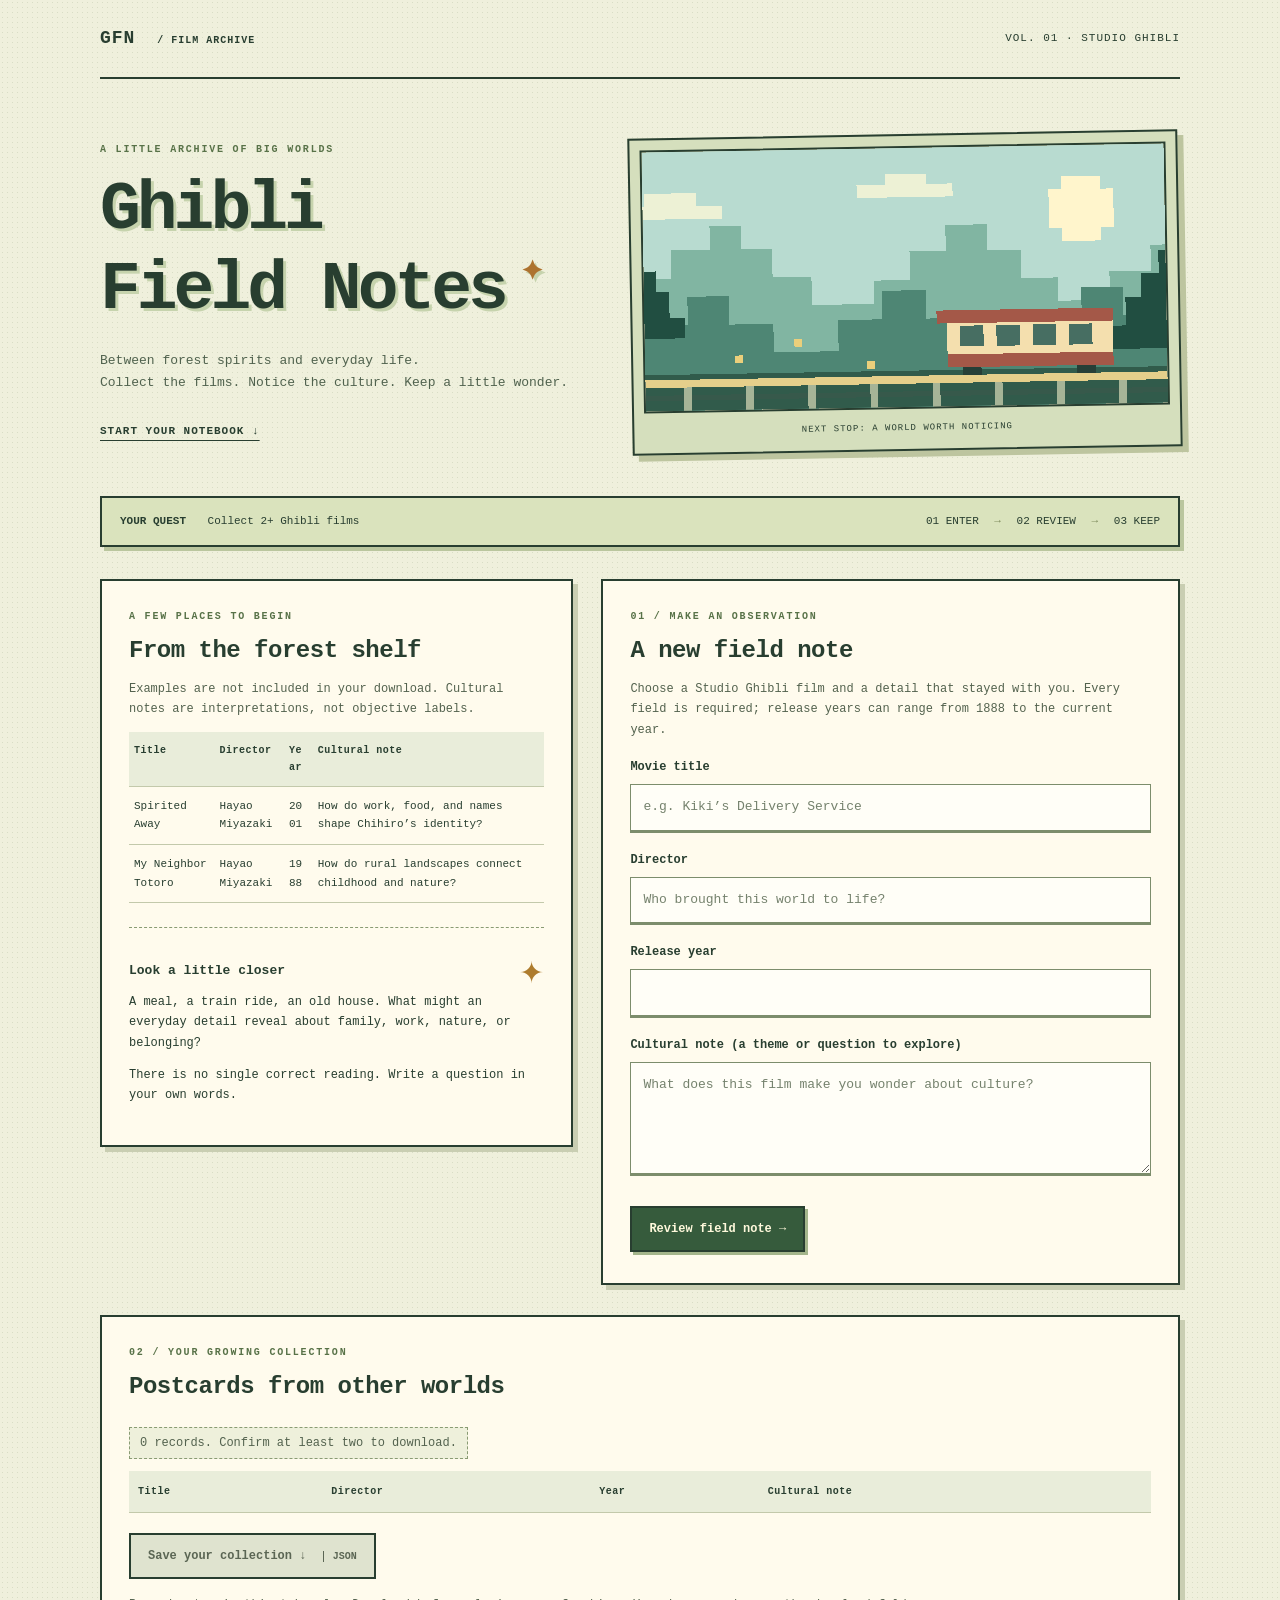
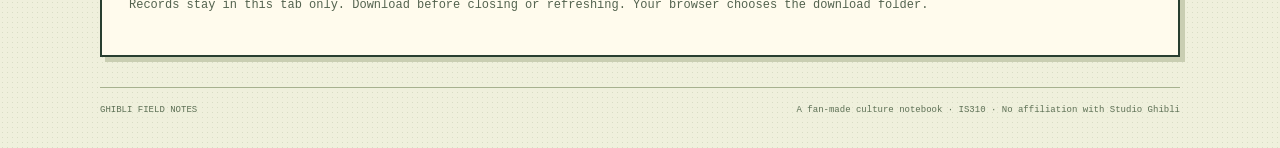
<file: python-libraries/index.html>
<!doctype html>
<html lang="en">
<head>
  <meta charset="utf-8">
  <meta name="viewport" content="width=device-width, initial-scale=1">
  <title>Ghibli Field Notes · A little film archive</title>
  <link rel="stylesheet" href="style.css">
  <script src="script.js" defer></script>
</head>
<body>
  <main>
    <header class="masthead"><a class="brand" href="#">GFN <span>/ FILM ARCHIVE</span></a><span class="edition">VOL. 01 · STUDIO GHIBLI</span></header>
    <div class="hero">
      <div class="hero-copy"><p class="eyebrow">A LITTLE ARCHIVE OF BIG WORLDS</p>
        <h1>Ghibli<br>Field Notes<span class="title-star" aria-hidden="true">✦</span></h1>
        <p>Between forest spirits and everyday life.<br>Collect the films. Notice the culture. Keep a little wonder.</p>
        <a class="start-link" href="#entry-heading">START YOUR NOTEBOOK ↓</a>
      </div>
      <div class="landscape"><img src="forest.svg" alt="Original pixel illustration of a small train passing through green mountains beneath a golden sun."><span class="scene-caption">NEXT STOP: A WORLD WORTH NOTICING</span></div>
    </div>
    <div class="quest-bar"><span><b>YOUR QUEST</b> Collect 2+ Ghibli films</span><span>01 ENTER <i>→</i> 02 REVIEW <i>→</i> 03 KEEP</span></div>
    <div class="notebook-layout">
    <section aria-labelledby="examples-heading">
      <p class="eyebrow">A FEW PLACES TO BEGIN</p><h2 id="examples-heading">From the forest shelf</h2>
      <p>Examples are not included in your download. Cultural notes are interpretations, not objective labels.</p>
      <div class="table-wrap"><table>
        <thead><tr><th>Title</th><th>Director</th><th>Year</th><th>Cultural note</th></tr></thead>
        <tbody>
          <tr><td>Spirited Away</td><td>Hayao Miyazaki</td><td>2001</td><td>How do work, food, and names shape Chihiro’s identity?</td></tr>
          <tr><td>My Neighbor Totoro</td><td>Hayao Miyazaki</td><td>1988</td><td>How do rural landscapes connect childhood and nature?</td></tr>
        </tbody>
      </table></div>
      <aside class="field-tip"><span aria-hidden="true">✦</span><h3>Look a little closer</h3><p>A meal, a train ride, an old house. What might an everyday detail reveal about family, work, nature, or belonging?</p><p>There is no single correct reading. Write a question in your own words.</p></aside>
    </section>
    <section aria-labelledby="entry-heading">
      <p class="eyebrow">01 / MAKE AN OBSERVATION</p><h2 id="entry-heading">A new field note</h2>
      <p>Choose a Studio Ghibli film and a detail that stayed with you. Every field is required; release years can range from 1888 to the current year.</p>
      <form id="movie-form">
        <label for="title">Movie title</label>
        <input id="title" name="title" placeholder="e.g. Kiki’s Delivery Service" required>
        <label for="director">Director</label>
        <input id="director" name="director" placeholder="Who brought this world to life?" required>
        <label for="year">Release year</label>
        <input id="year" name="year" type="number" min="1888" step="1" required>
        <label for="cultural_note">Cultural note (a theme or question to explore)</label>
        <textarea id="cultural_note" name="cultural_note" rows="4" placeholder="What does this film make you wonder about culture?" required></textarea>
        <button type="submit">Review field note →</button>
      </form>
      <div id="review" hidden>
        <h3>Review your entry</h3>
        <dl id="preview"></dl>
        <button id="confirm" type="button">Confirm and add</button>
        <button id="edit" type="button">Edit entry</button>
      </div>
    </section>
    </div>
    <section class="collection" aria-labelledby="records-heading">
      <p class="eyebrow">02 / YOUR GROWING COLLECTION</p><h2 id="records-heading">Postcards from other worlds</h2>
      <p id="status" role="status">0 records. Confirm at least two to download.</p>
      <div class="table-wrap"><table>
        <thead><tr><th>Title</th><th>Director</th><th>Year</th><th>Cultural note</th></tr></thead>
        <tbody id="records"></tbody>
      </table></div>
      <button id="download" type="button" disabled>Save your collection ↓ <span class="file-type">JSON</span></button>
      <p>Records stay in this tab only. Download before closing or refreshing. Your browser chooses the download folder.</p>
    </section>
    <footer><span>GHIBLI FIELD NOTES</span><span>A fan-made culture notebook · IS310 · No affiliation with Studio Ghibli</span></footer>
    <noscript>This form requires JavaScript. Enable it or use cli_data_entry.py.</noscript>
  </main>
</body>
</html>
</file>
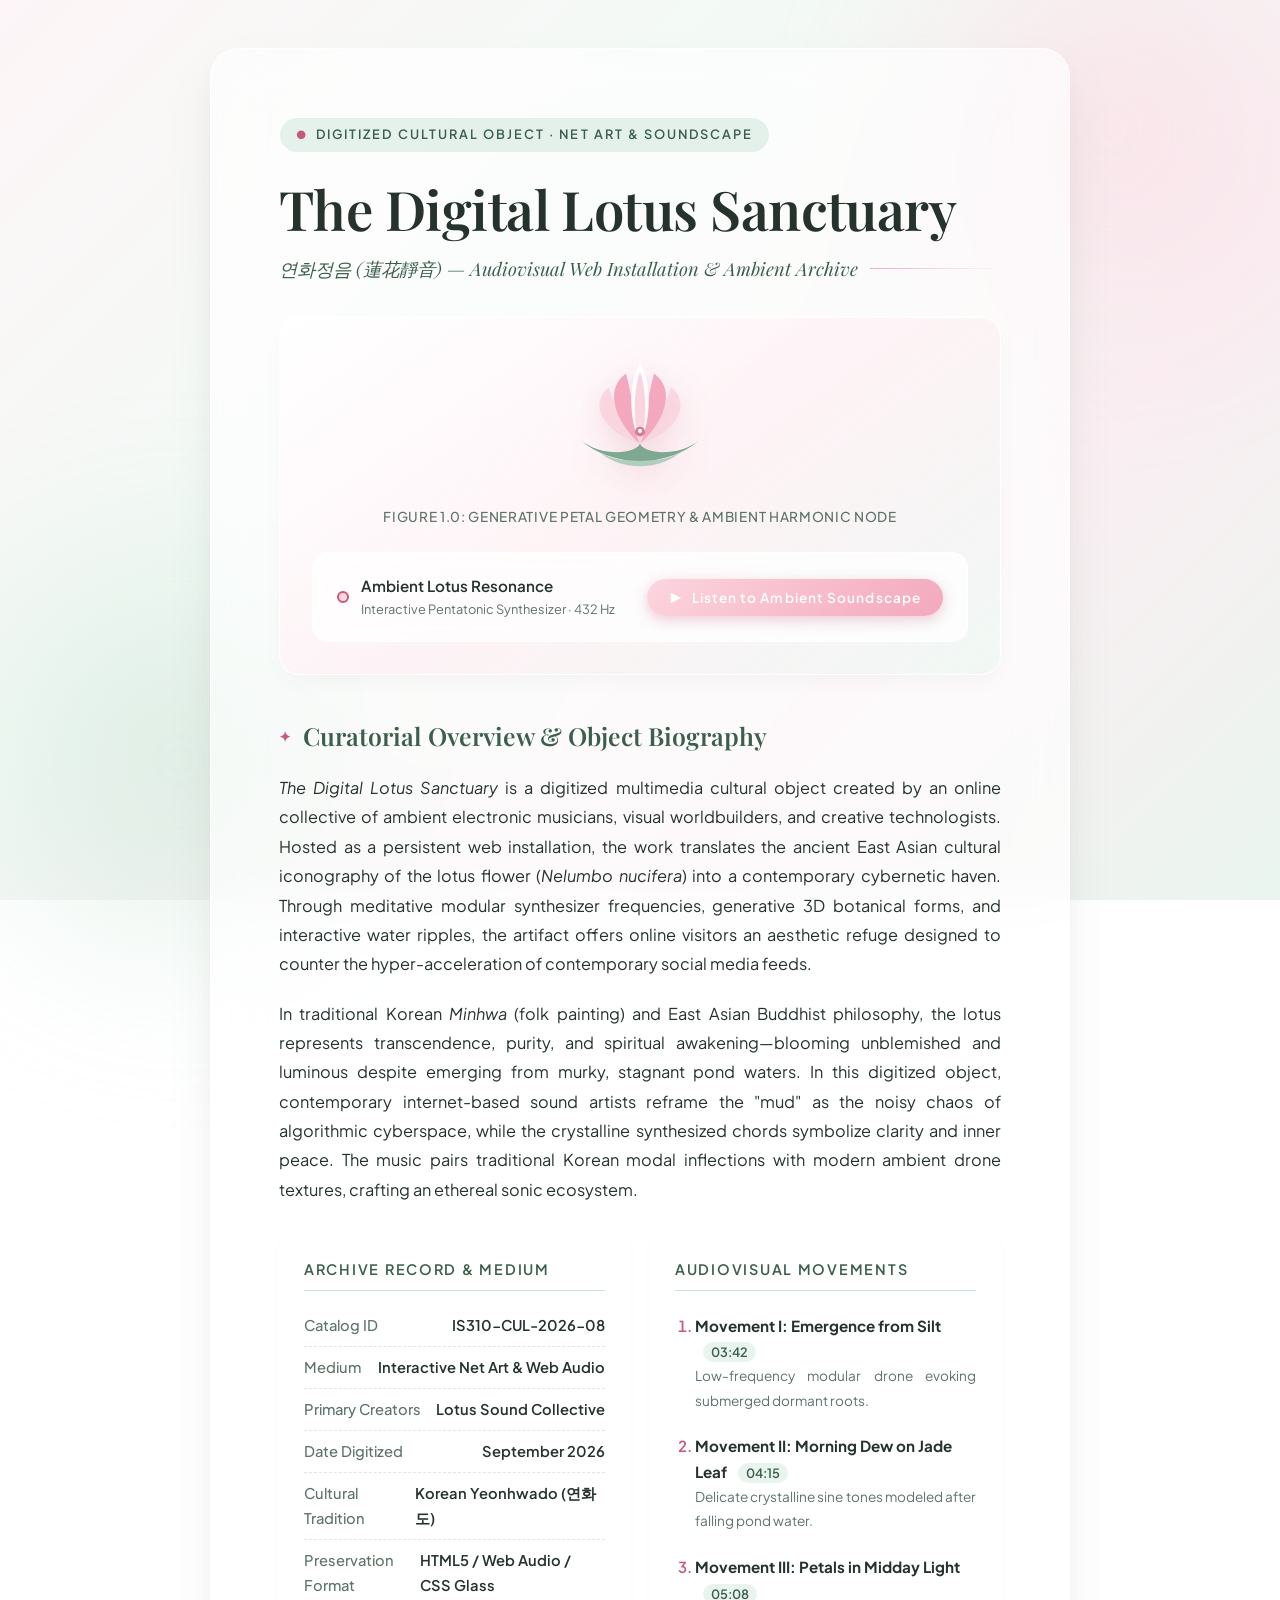
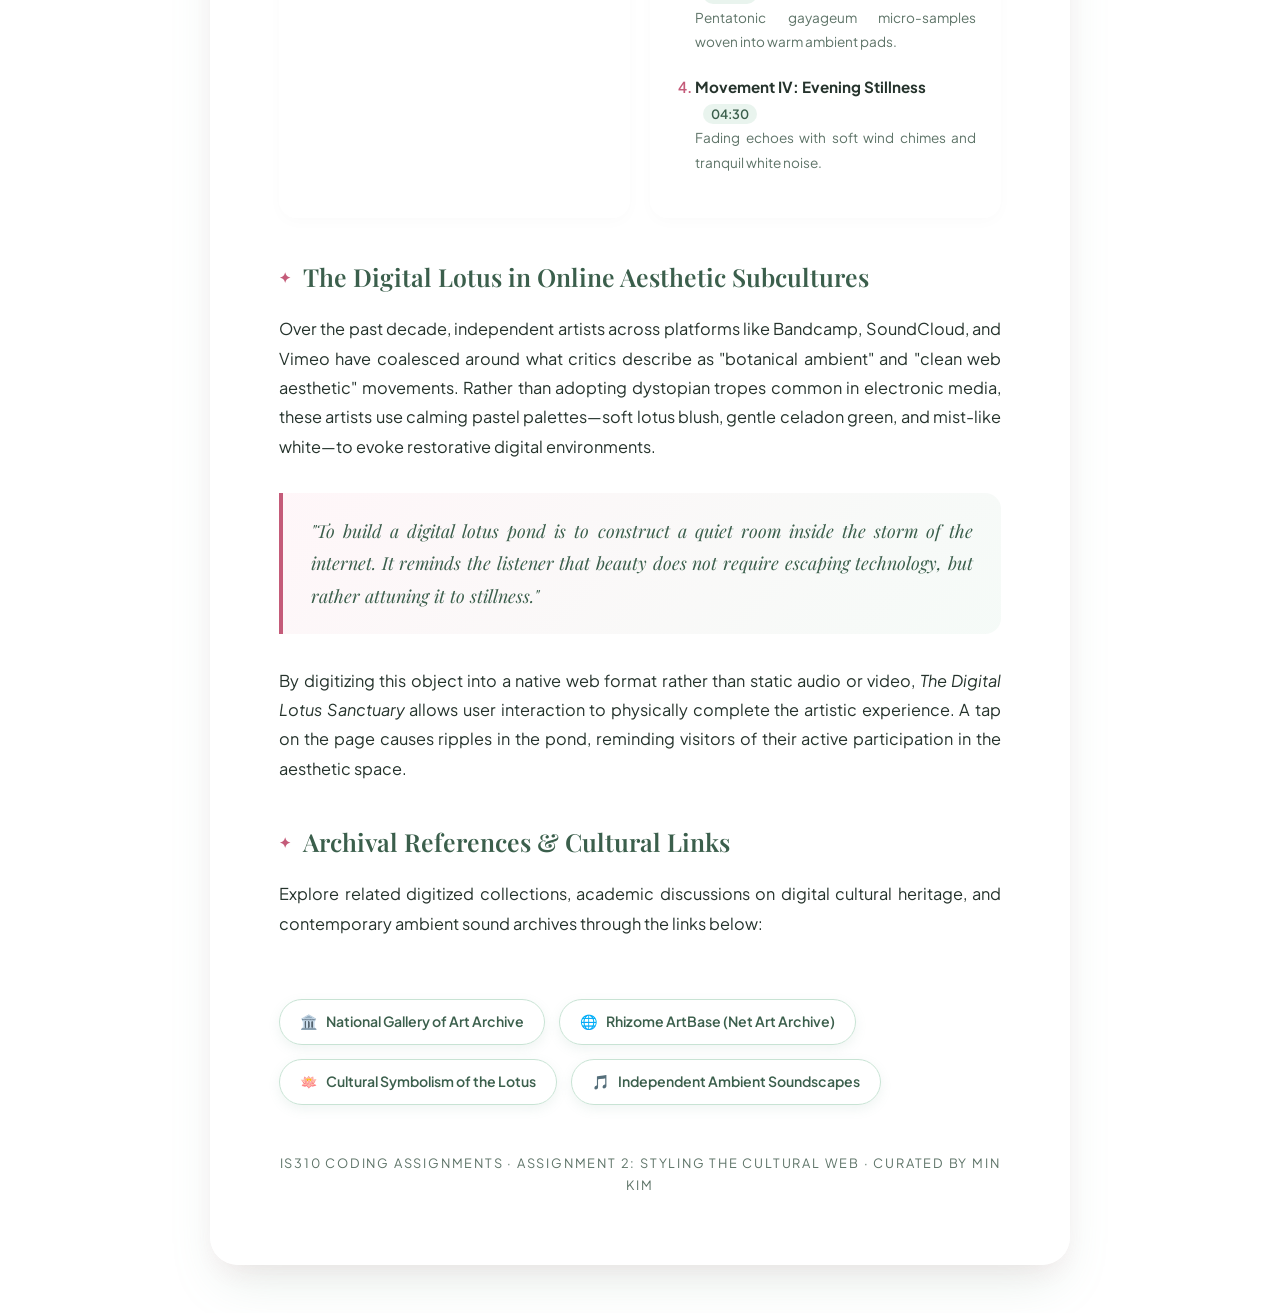
<file: source-and-style/index.html>
<!DOCTYPE html>
<html lang="en">

<head>
    <meta charset="UTF-8">
    <meta name="viewport" content="width=device-width, initial-scale=1.0">
    <title>The Digital Lotus Sanctuary — Digitized Cultural Object</title>
    <!-- Google Fonts for editorial aesthetic -->
    <link rel="preconnect" href="https://fonts.googleapis.com">
    <link rel="preconnect" href="https://fonts.gstatic.com" crossorigin>
    <link
        href="https://fonts.googleapis.com/css2?family=Playfair+Display:ital,wght@0,400;0,600;0,700;1,400&family=Plus+Jakarta+Sans:wght@300;400;500;600&display=swap"
        rel="stylesheet">

    <style>
        :root {
            /* Palette: Lotus Greens, Lotus Pinks, and Pure Air Whites */
            --lotus-pink-light: #fff0f3;
            --lotus-pink-soft: #fcd5df;
            --lotus-pink-mid: #f3a8bd;
            --lotus-pink-deep: #c45b79;

            --lotus-green-mist: #eef7f2;
            --lotus-green-soft: #c8e3d4;
            --lotus-green-leaf: #7ea891;
            --lotus-green-deep: #3b5f4c;

            --pure-white: #ffffff;
            --text-charcoal: #25332c;
            --text-muted: #5e7468;

            /* Glassmorphism Tokens */
            --glass-bg: rgba(255, 255, 255, 0.65);
            --glass-card: rgba(255, 255, 255, 0.78);
            --glass-border: rgba(255, 255, 255, 0.85);
            --glass-inner-glow: inset 0 1px 1px rgba(255, 255, 255, 0.95);
            --glass-shadow: 0 24px 50px -12px rgba(126, 168, 145, 0.22),
                0 12px 24px -8px rgba(243, 168, 189, 0.18);

            --serif: 'Playfair Display', Georgia, serif;
            --sans: 'Plus Jakarta Sans', system-ui, -apple-system, sans-serif;
        }

        * {
            box-sizing: border-box;
            margin: 0;
            padding: 0;
        }

        body {
            font-family: var(--sans);
            color: var(--text-charcoal);
            background: linear-gradient(135deg,
                    #fdf5f7 0%,
                    #f3faf6 35%,
                    #faeef2 70%,
                    #eaf5ef 100%);
            background-attachment: fixed;
            min-height: 100vh;
            display: flex;
            justify-content: center;
            align-items: flex-start;
            padding: 48px 20px;
            position: relative;
            overflow-x: hidden;
            line-height: 1.7;
        }

        /* Ambient floating gradient orbs in background */
        .ambient-orb {
            position: fixed;
            border-radius: 50%;
            filter: blur(80px);
            z-index: 0;
            pointer-events: none;
            opacity: 0.65;
            animation: floatOrb 18s ease-in-out infinite alternate;
        }

        .orb-pink {
            width: 460px;
            height: 460px;
            background: radial-gradient(circle, var(--lotus-pink-soft) 0%, rgba(252, 213, 223, 0) 70%);
            top: -100px;
            right: -60px;
        }

        .orb-green {
            width: 520px;
            height: 520px;
            background: radial-gradient(circle, var(--lotus-green-soft) 0%, rgba(200, 227, 212, 0) 70%);
            bottom: -120px;
            left: -80px;
            animation-duration: 22s;
        }

        @keyframes floatOrb {
            0% {
                transform: translate(0, 0) scale(1);
            }

            100% {
                transform: translate(30px, 40px) scale(1.08);
            }
        }

        /* Single Exhibition Paper Sheet */
        .paper-sheet {
            position: relative;
            z-index: 1;
            width: 100%;
            max-width: 860px;
            background: var(--glass-bg);
            backdrop-filter: blur(24px);
            -webkit-backdrop-filter: blur(24px);
            border: 1px solid var(--glass-border);
            box-shadow: var(--glass-shadow);
            border-radius: 28px;
            padding: clamp(32px, 6vw, 68px);
            margin: 0 auto;
            transition: box-shadow 0.3s ease;
        }

        .paper-sheet:hover {
            box-shadow: 0 30px 60px -10px rgba(126, 168, 145, 0.28),
                0 16px 30px -6px rgba(243, 168, 189, 0.22);
        }

        /* Top Header & Badges */
        .curatorial-tag {
            display: inline-flex;
            align-items: center;
            gap: 8px;
            font-size: 0.8rem;
            letter-spacing: 0.16em;
            text-transform: uppercase;
            font-weight: 600;
            color: var(--lotus-green-deep);
            background: rgba(200, 227, 212, 0.45);
            padding: 6px 16px;
            border-radius: 20px;
            border: 1px solid rgba(255, 255, 255, 0.9);
            margin-bottom: 24px;
        }

        .curatorial-tag::before {
            content: "●";
            color: var(--lotus-pink-deep);
            font-size: 0.7rem;
        }

        h1 {
            font-family: var(--serif);
            font-size: clamp(2.3rem, 5vw, 3.4rem);
            font-weight: 600;
            line-height: 1.18;
            color: var(--text-charcoal);
            margin-bottom: 12px;
            letter-spacing: -0.01em;
        }

        .subtitle {
            font-size: 1.15rem;
            color: var(--lotus-green-deep);
            font-family: var(--serif);
            font-style: italic;
            margin-bottom: 32px;
            display: flex;
            align-items: center;
            gap: 12px;
        }

        .subtitle::after {
            content: "";
            flex: 1;
            height: 1px;
            background: linear-gradient(to right, var(--lotus-pink-mid), transparent);
        }

        /* Artwork Visual Hero Showcase */
        .artwork-frame {
            background: linear-gradient(145deg,
                    rgba(255, 255, 255, 0.9) 0%,
                    rgba(254, 240, 244, 0.75) 50%,
                    rgba(238, 247, 242, 0.85) 100%);
            border: 1px solid var(--glass-border);
            box-shadow: var(--glass-inner-glow), 0 10px 25px -5px rgba(0, 0, 0, 0.04);
            border-radius: 20px;
            padding: 32px;
            margin-bottom: 40px;
            text-align: center;
            position: relative;
            overflow: hidden;
        }

        .lotus-vector-art {
            width: 140px;
            height: 140px;
            margin: 0 auto 16px;
            display: block;
            filter: drop-shadow(0 8px 16px rgba(196, 91, 121, 0.2));
            animation: pulseGlow 6s ease-in-out infinite alternate;
        }

        @keyframes pulseGlow {
            0% {
                transform: scale(1);
            }

            100% {
                transform: scale(1.05);
            }
        }

        .artwork-caption {
            font-size: 0.85rem;
            color: var(--text-muted);
            letter-spacing: 0.05em;
            text-transform: uppercase;
            font-weight: 500;
        }

        /* Interactive Sound Player Glass Console */
        .audio-glass-panel {
            background: var(--glass-card);
            backdrop-filter: blur(12px);
            border: 1px solid rgba(255, 255, 255, 0.9);
            border-radius: 16px;
            padding: 20px 24px;
            margin-top: 24px;
            display: flex;
            align-items: center;
            justify-content: space-between;
            gap: 18px;
            flex-wrap: wrap;
        }

        .sound-status {
            display: flex;
            align-items: center;
            gap: 12px;
        }

        .sound-indicator {
            width: 12px;
            height: 12px;
            border-radius: 50%;
            background: var(--lotus-pink-soft);
            border: 2px solid var(--lotus-pink-deep);
            transition: all 0.3s ease;
        }

        .sound-indicator.playing {
            background: var(--lotus-green-leaf);
            border-color: var(--lotus-green-deep);
            box-shadow: 0 0 12px var(--lotus-green-leaf);
            animation: rippleIndicator 1.5s infinite ease-out;
        }

        @keyframes rippleIndicator {
            0% {
                transform: scale(0.9);
            }

            50% {
                transform: scale(1.2);
            }

            100% {
                transform: scale(0.9);
            }
        }

        .sound-info-text {
            text-align: left;
        }

        .sound-title {
            font-size: 0.95rem;
            font-weight: 600;
            color: var(--text-charcoal);
        }

        .sound-desc {
            font-size: 0.8rem;
            color: var(--text-muted);
        }

        .audio-btn {
            background: linear-gradient(135deg, var(--lotus-pink-soft) 0%, var(--lotus-pink-mid) 100%);
            border: none;
            color: var(--pure-white);
            font-family: var(--sans);
            font-size: 0.85rem;
            font-weight: 600;
            letter-spacing: 0.08em;
            padding: 10px 22px;
            border-radius: 30px;
            cursor: pointer;
            box-shadow: 0 4px 14px rgba(196, 91, 121, 0.3);
            transition: all 0.25s ease;
            display: inline-flex;
            align-items: center;
            gap: 8px;
        }

        .audio-btn:hover {
            transform: translateY(-2px);
            box-shadow: 0 6px 18px rgba(196, 91, 121, 0.45);
            background: linear-gradient(135deg, var(--lotus-pink-mid) 0%, var(--lotus-pink-deep) 100%);
        }

        /* Sections & Headings */
        h2 {
            font-family: var(--serif);
            font-size: 1.55rem;
            font-weight: 600;
            color: var(--lotus-green-deep);
            margin: 38px 0 16px;
            display: flex;
            align-items: center;
            gap: 12px;
        }

        h2::before {
            content: "✦";
            font-size: 0.9rem;
            color: var(--lotus-pink-deep);
        }

        p {
            font-size: 1.02rem;
            line-height: 1.8;
            color: var(--text-charcoal);
            margin-bottom: 20px;
            text-align: justify;
        }

        /* Metadata & Details Grid */
        .details-grid {
            display: grid;
            grid-template-columns: repeat(auto-fit, minmax(280px, 1fr));
            gap: 20px;
            margin: 28px 0;
        }

        .detail-box {
            background: var(--glass-card);
            border: 1px solid var(--glass-border);
            border-radius: 18px;
            padding: 24px;
            box-shadow: 0 4px 15px rgba(0, 0, 0, 0.02);
        }

        .detail-box h3 {
            font-size: 0.9rem;
            letter-spacing: 0.12em;
            text-transform: uppercase;
            font-weight: 600;
            color: var(--lotus-green-deep);
            margin-bottom: 14px;
            padding-bottom: 8px;
            border-bottom: 1px solid var(--lotus-green-soft);
        }

        /* Required Lists (UL and OL) */
        ul.spec-list {
            list-style: none;
        }

        ul.spec-list li {
            font-size: 0.92rem;
            padding: 8px 0;
            border-bottom: 1px dashed rgba(200, 227, 212, 0.7);
            display: flex;
            justify-content: space-between;
        }

        ul.spec-list li:last-child {
            border-bottom: none;
        }

        ul.spec-list .label {
            color: var(--text-muted);
            font-weight: 500;
        }

        ul.spec-list .value {
            color: var(--text-charcoal);
            font-weight: 600;
        }

        ol.movement-list {
            padding-left: 20px;
            margin: 10px 0 10px;
        }

        ol.movement-list li {
            padding: 8px 0;
            font-size: 0.95rem;
            color: var(--text-charcoal);
        }

        ol.movement-list li::marker {
            color: var(--lotus-pink-deep);
            font-weight: 600;
        }

        ol.movement-list .mov-duration {
            font-size: 0.8rem;
            color: var(--lotus-green-deep);
            margin-left: 8px;
            font-weight: 600;
            background: rgba(200, 227, 212, 0.4);
            padding: 2px 8px;
            border-radius: 10px;
        }

        /* Quotes & Cultural Reflection */
        .reflection-card {
            background: linear-gradient(135deg, rgba(254, 240, 244, 0.6) 0%, rgba(238, 247, 242, 0.6) 100%);
            border-left: 4px solid var(--lotus-pink-deep);
            border-radius: 0 16px 16px 0;
            padding: 22px 28px;
            margin: 32px 0;
        }

        .reflection-card p {
            font-family: var(--serif);
            font-size: 1.12rem;
            font-style: italic;
            color: var(--lotus-green-deep);
            margin-bottom: 0;
        }

        /* Links (Required <a> element) */
        .links-container {
            display: flex;
            flex-wrap: wrap;
            gap: 14px;
            margin-top: 36px;
            padding-top: 24px;
            border-top: 1px solid var(--glass-border);
        }

        a.cultural-link {
            display: inline-flex;
            align-items: center;
            gap: 8px;
            padding: 10px 20px;
            border-radius: 24px;
            font-size: 0.88rem;
            font-weight: 600;
            text-decoration: none;
            color: var(--lotus-green-deep);
            background: rgba(255, 255, 255, 0.8);
            border: 1px solid var(--lotus-green-soft);
            box-shadow: 0 4px 12px rgba(126, 168, 145, 0.12);
            transition: all 0.25s ease;
        }

        a.cultural-link:hover {
            color: var(--lotus-pink-deep);
            border-color: var(--lotus-pink-mid);
            background: var(--pure-white);
            transform: translateY(-2px);
            box-shadow: 0 6px 16px rgba(243, 168, 189, 0.25);
        }

        /* Footer Stamp */
        .folio-stamp {
            margin-top: 48px;
            text-align: center;
            font-size: 0.8rem;
            letter-spacing: 0.14em;
            text-transform: uppercase;
            color: var(--text-muted);
        }

        /* Interactive Click Ripple Effect */
        .ripple {
            position: absolute;
            border-radius: 50%;
            border: 2px solid rgba(243, 168, 189, 0.6);
            background: radial-gradient(circle, rgba(200, 227, 212, 0.2) 0%, rgba(243, 168, 189, 0) 70%);
            transform: scale(0);
            animation: rippleAnim 0.8s cubic-bezier(0.2, 0.8, 0.2, 1) forwards;
            pointer-events: none;
            z-index: 99;
        }

        @keyframes rippleAnim {
            to {
                transform: scale(4);
                opacity: 0;
            }
        }

        /* Responsive tweaks */
        @media (max-width: 640px) {
            body {
                padding: 20px 12px;
            }

            .paper-sheet {
                padding: 30px 20px;
                border-radius: 20px;
            }

            .audio-glass-panel {
                flex-direction: column;
                align-items: stretch;
                text-align: center;
            }

            .sound-status {
                justify-content: center;
            }

            .sound-info-text {
                text-align: center;
            }

            .audio-btn {
                justify-content: center;
            }
        }
    </style>
</head>

<body>

    <!-- Ambient background glows -->
    <div class="ambient-orb orb-pink" aria-hidden="true"></div>
    <div class="ambient-orb orb-green" aria-hidden="true"></div>

    <!-- Main Exhibition Paper Container (One-Paper Sheet Layout) -->
    <div class="paper-sheet" id="folioPaper">

        <!-- Curatorial Tag Header -->
        <div class="curatorial-tag">Digitized Cultural Object · Net Art &amp; Soundscape</div>

        <!-- Heading 1: Object Title -->
        <h1>The Digital Lotus Sanctuary</h1>
        <div class="subtitle">연화정음 (蓮花靜音) — Audiovisual Web Installation &amp; Ambient Archive</div>

        <!-- Artwork Visual Showcase & Audio Console -->
        <div class="artwork-frame">
            <!-- Stylized SVG of Lotus in Bloom (Pastel Pink, Leaf Green, White Dew) -->
            <svg class="lotus-vector-art" viewBox="0 0 200 200" fill="none" xmlns="http://www.w3.org/2000/svg"
                role="img" aria-label="Stylized blooming lotus flower in pastel pink and lotus leaf green">
                <!-- Base Lotus Leaves (Lotus Green) -->
                <path d="M40 145 C60 165, 140 165, 160 145 C130 175, 70 175, 40 145 Z" fill="#A3C9B3" opacity="0.85" />
                <path d="M15 130 C45 155, 95 150, 100 135 C105 150, 155 155, 185 130 C140 170, 60 170, 15 130 Z"
                    fill="#7EA891" />

                <!-- Outer Petals (Soft Blush Pink) -->
                <path d="M100 135 C50 120, 25 80, 55 55 C70 95, 90 120, 100 135 Z" fill="#FAD4DF" opacity="0.9" />
                <path d="M100 135 C150 120, 175 80, 145 55 C130 95, 110 120, 100 135 Z" fill="#FAD4DF" opacity="0.9" />

                <!-- Mid Petals (Tender Lotus Pink) -->
                <path d="M100 135 C70 110, 45 60, 80 35 C90 75, 95 110, 100 135 Z" fill="#F3A8BD" />
                <path d="M100 135 C130 110, 155 60, 120 35 C110 75, 105 110, 100 135 Z" fill="#F3A8BD" />

                <!-- Central Sacred Petal (Rose Pink to White highlight) -->
                <path d="M100 135 C82 95, 85 45, 100 20 C115 45, 118 95, 100 135 Z" fill="#FFFFFF" />
                <path d="M100 135 C88 100, 92 55, 100 32 C108 55, 112 100, 100 135 Z" fill="#F8BDCD" opacity="0.65" />

                <!-- Glowing Dewdrop Core -->
                <circle cx="100" cy="118" r="7" fill="#C45B79" opacity="0.75" />
                <circle cx="100" cy="117" r="3" fill="#FFFFFF" />
            </svg>

            <div class="artwork-caption">Figure 1.0: Generative Petal Geometry &amp; Ambient Harmonic Node</div>

            <!-- Interactivity: Web Audio API Synthesizer Console -->
            <div class="audio-glass-panel">
                <div class="sound-status">
                    <div class="sound-indicator" id="soundIndicator"></div>
                    <div class="sound-info-text">
                        <div class="sound-title">Ambient Lotus Resonance</div>
                        <div class="sound-desc" id="soundDesc">Interactive Pentatonic Synthesizer · 432 Hz</div>
                    </div>
                </div>
                <button type="button" class="audio-btn" id="playAudioBtn">
                    <span id="playIcon">▶</span>
                    <span id="playBtnText">Listen to Ambient Soundscape</span>
                </button>
            </div>
        </div>

        <!-- Heading 2: Overview & Curatorial Statement -->
        <h2>Curatorial Overview &amp; Object Biography</h2>
        <p>
            <em>The Digital Lotus Sanctuary</em> is a digitized multimedia cultural object created by an online
            collective
            of ambient electronic musicians, visual worldbuilders, and creative technologists. Hosted as a persistent
            web
            installation, the work translates the ancient East Asian cultural iconography of the lotus flower
            (<em>Nelumbo
                nucifera</em>) into a contemporary cybernetic haven. Through meditative modular synthesizer frequencies,
            generative 3D botanical forms, and interactive water ripples, the artifact offers online visitors an
            aesthetic
            refuge designed to counter the hyper-acceleration of contemporary social media feeds.
        </p>
        <p>
            In traditional Korean <em>Minhwa</em> (folk painting) and East Asian Buddhist philosophy, the lotus
            represents
            transcendence, purity, and spiritual awakening—blooming unblemished and luminous despite emerging from
            murky,
            stagnant pond waters. In this digitized object, contemporary internet-based sound artists reframe the "mud"
            as
            the noisy chaos of algorithmic cyberspace, while the crystalline synthesized chords symbolize clarity and
            inner
            peace. The music pairs traditional Korean modal inflections with modern ambient drone textures, crafting an
            ethereal sonic ecosystem.
        </p>

        <!-- Details & Structure Grid -->
        <div class="details-grid">
            <!-- Box 1: Technical & Archive Metadata (Uses UL) -->
            <div class="detail-box">
                <h3>Archive Record &amp; Medium</h3>
                <ul class="spec-list">
                    <li><span class="label">Catalog ID</span> <span class="value">IS310-CUL-2026-08</span></li>
                    <li><span class="label">Medium</span> <span class="value">Interactive Net Art &amp; Web Audio</span>
                    </li>
                    <li><span class="label">Primary Creators</span> <span class="value">Lotus Sound Collective</span>
                    </li>
                    <li><span class="label">Date Digitized</span> <span class="value">September 2026</span></li>
                    <li><span class="label">Cultural Tradition</span> <span class="value">Korean Yeonhwado (연화도)</span>
                    </li>
                    <li><span class="label">Preservation Format</span> <span class="value">HTML5 / Web Audio / CSS
                            Glass</span></li>
                </ul>
            </div>

            <!-- Box 2: Sonic Composition Movements (Uses OL) -->
            <div class="detail-box">
                <h3>Audiovisual Movements</h3>
                <ol class="movement-list">
                    <li>
                        <strong>Movement I: Emergence from Silt</strong>
                        <span class="mov-duration">03:42</span>
                        <p style="font-size: 0.85rem; color: var(--text-muted); margin-bottom: 4px;">Low-frequency
                            modular drone evoking submerged dormant roots.</p>
                    </li>
                    <li>
                        <strong>Movement II: Morning Dew on Jade Leaf</strong>
                        <span class="mov-duration">04:15</span>
                        <p style="font-size: 0.85rem; color: var(--text-muted); margin-bottom: 4px;">Delicate
                            crystalline sine tones modeled after falling pond water.</p>
                    </li>
                    <li>
                        <strong>Movement III: Petals in Midday Light</strong>
                        <span class="mov-duration">05:08</span>
                        <p style="font-size: 0.85rem; color: var(--text-muted); margin-bottom: 4px;">Pentatonic gayageum
                            micro-samples woven into warm ambient pads.</p>
                    </li>
                    <li>
                        <strong>Movement IV: Evening Stillness</strong>
                        <span class="mov-duration">04:30</span>
                        <p style="font-size: 0.85rem; color: var(--text-muted); margin-bottom: 0;">Fading echoes with
                            soft wind chimes and tranquil white noise.</p>
                    </li>
                </ol>
            </div>
        </div>

        <!-- Heading 2: Cultural Reflection & Aesthetic Theory -->
        <h2>The Digital Lotus in Online Aesthetic Subcultures</h2>
        <p>
            Over the past decade, independent artists across platforms like Bandcamp, SoundCloud, and Vimeo have
            coalesced
            around what critics describe as "botanical ambient" and "clean web aesthetic" movements. Rather than
            adopting
            dystopian tropes common in electronic media, these artists use calming pastel palettes—soft lotus blush,
            gentle
            celadon green, and mist-like white—to evoke restorative digital environments.
        </p>

        <!-- Blockquote / Reflection Div -->
        <div class="reflection-card">
            <p>
                "To build a digital lotus pond is to construct a quiet room inside the storm of the internet. It reminds
                the
                listener that beauty does not require escaping technology, but rather attuning it to stillness."
            </p>
        </div>

        <p>
            By digitizing this object into a native web format rather than static audio or video, <em>The Digital Lotus
                Sanctuary</em> allows user interaction to physically complete the artistic experience. A tap on the page
            causes ripples in the pond, reminding visitors of their active participation in the aesthetic space.
        </p>

        <!-- Heading 2: External Archival References (Links using <a>) -->
        <h2>Archival References &amp; Cultural Links</h2>
        <p>
            Explore related digitized collections, academic discussions on digital cultural heritage, and contemporary
            ambient sound archives through the links below:
        </p>
        <div class="links-container">
            <a href="https://www.nga.gov/artworks" class="cultural-link" target="_blank" rel="noopener">
                <span>🏛️</span> National Gallery of Art Archive
            </a>
            <a href="https://rhizome.org/artbase/" class="cultural-link" target="_blank" rel="noopener">
                <span>🌐</span> Rhizome ArtBase (Net Art Archive)
            </a>
            <a href="https://en.wikipedia.org/wiki/Nelumbo_nucifera#In_culture" class="cultural-link" target="_blank"
                rel="noopener">
                <span>🪷</span> Cultural Symbolism of the Lotus
            </a>
            <a href="https://bandcamp.com/tag/ambient" class="cultural-link" target="_blank" rel="noopener">
                <span>🎵</span> Independent Ambient Soundscapes
            </a>
        </div>

        <!-- Folio Stamp / Footer -->
        <div class="folio-stamp">
            IS310 Coding Assignments · Assignment 2: Styling the Cultural Web · Curated by Min Kim
        </div>

    </div>

    <!-- Interactivity Script (Web Audio API Synthesizer & Interactive Pond Ripples) -->
    <script>
        // -----------------------------------------------------------
        // 1. Interactive Ripple Effect on Click
        // -----------------------------------------------------------
        const paper = document.getElementById('folioPaper');

        paper.addEventListener('click', function (e) {
            // Avoid triggering when clicking buttons or links
            if (e.target.closest('button') || e.target.closest('a')) return;

            const rect = paper.getBoundingClientRect();
            const x = e.clientX - rect.left;
            const y = e.clientY - rect.top;

            const ripple = document.createElement('div');
            ripple.classList.add('ripple');
            ripple.style.left = `${x - 25}px`;
            ripple.style.top = `${y - 25}px`;
            ripple.style.width = '50px';
            ripple.style.height = '50px';

            paper.appendChild(ripple);

            setTimeout(() => {
                ripple.remove();
            }, 850);
        });

        // -----------------------------------------------------------
        // 2. Pure Web Audio API Ambient Synthesizer
        // Produces calm, meditative pentatonic chimes with smooth envelopes
        // -----------------------------------------------------------
        let audioCtx = null;
        let isPlaying = false;
        let chimeInterval = null;

        const playBtn = document.getElementById('playAudioBtn');
        const playBtnText = document.getElementById('playBtnText');
        const playIcon = document.getElementById('playIcon');
        const soundIndicator = document.getElementById('soundIndicator');
        const soundDesc = document.getElementById('soundDesc');

        // Pentatonic frequencies in Hz (F# Pentatonic: F#4, G#4, A#4, C#5, D#5, F#5)
        const notes = [369.99, 415.30, 466.16, 554.37, 622.25, 739.99];

        function playHarmonicChime() {
            if (!audioCtx) return;

            const now = audioCtx.currentTime;
            const osc = audioCtx.createOscillator();
            const gain = audioCtx.createGain();

            // Select random tranquil note from lotus pentatonic scale
            const randomFreq = notes[Math.floor(Math.random() * notes.length)];
            osc.type = 'sine';
            osc.frequency.setValueAtTime(randomFreq, now);

            // Gentle bell/chime attack and long smooth decay
            gain.gain.setValueAtTime(0.001, now);
            gain.gain.exponentialRampToValueAtTime(0.12, now + 0.15);
            gain.gain.exponentialRampToValueAtTime(0.0001, now + 2.8);

            osc.connect(gain);
            gain.connect(audioCtx.destination);

            osc.start(now);
            osc.stop(now + 2.9);
        }

        playBtn.addEventListener('click', function () {
            // Lazy-init AudioContext on user gesture
            if (!audioCtx) {
                const AudioContext = window.AudioContext || window.webkitAudioContext;
                audioCtx = new AudioContext();
            }

            if (audioCtx.state === 'suspended') {
                audioCtx.resume();
            }

            if (!isPlaying) {
                isPlaying = true;
                playBtnText.textContent = "Pause Ambient Soundscape";
                playIcon.textContent = "⏸";
                soundIndicator.classList.add('playing');
                soundDesc.textContent = "Playing serene harmonic chimes · 432 Hz";

                // Initial chime immediately, then continuous randomized intervals
                playHarmonicChime();
                chimeInterval = setInterval(() => {
                    playHarmonicChime();
                }, 1600);
            } else {
                isPlaying = false;
                playBtnText.textContent = "Listen to Ambient Soundscape";
                playIcon.textContent = "▶";
                soundIndicator.classList.remove('playing');
                soundDesc.textContent = "Interactive Pentatonic Synthesizer · 432 Hz";

                if (chimeInterval) {
                    clearInterval(chimeInterval);
                    chimeInterval = null;
                }
            }
        });
    </script>
</body>

</html>
</file>
<file: python-libraries/style.css>
:root { --ink: #283e30; --green: #365b3c; --paper: #fffbed; --line: #c3c9ab; --gold: #edc76e; }
* { box-sizing: border-box; }
html { scroll-behavior: smooth; }
body { margin: 0; color: var(--ink); background-color: #eff0dc; background-image: radial-gradient(#7e926b33 .7px, transparent .7px); background-size: 5px 5px; font: 15px/1.7 ui-monospace, "Courier New", monospace; }
main { max-width: 1160px; margin: auto; padding: 0 40px; }
.masthead { display: flex; justify-content: space-between; gap: 15px; align-items: center; padding: 23px 0; border-bottom: 2px solid var(--ink); font-size: 11px; letter-spacing: 1px; }
a { color: inherit; }
.brand { text-decoration: none; font-weight: bold; font-size: 18px; }
.brand span { margin-left: 10px; font-size: 10px; }
.hero { display: grid; grid-template-columns: 1fr 1.1fr; gap: 30px; align-items: center; padding: 55px 0 45px; }
.eyebrow { font-size: 10px; font-weight: bold; letter-spacing: 1.8px; color: #587248; margin: 0 0 12px; }
h1, h2, h3 { line-height: 1.18; }
h1 { font-family: ui-monospace, "Courier New", monospace; font-size: clamp(46px, 5.8vw, 68px); font-weight: 900; letter-spacing: -4px; text-shadow: 3px 3px 0 #c6d3ad; margin: 12px 0 20px; position: relative; }
.title-star { font-family: monospace; font-size: 36px; color: #ad732f; margin-left: 16px; vertical-align: top; }
.hero-copy > p:not(.eyebrow) { color: #50624e; font-size: 13px; }
.start-link { display: inline-block; margin-top: 15px; font-weight: bold; font-size: 11px; letter-spacing: 1px; text-underline-offset: 6px; }
.landscape { background: #d5dfbd; padding: 10px; border: 2px solid var(--ink); box-shadow: 6px 6px 0 #bdc59f; transform: rotate(-1deg); }
.landscape img { display: block; width: 100%; image-rendering: pixelated; border: 2px solid var(--ink); aspect-ratio: 2 / 1; object-fit: cover; }
.scene-caption { display: block; padding: 12px 4px 3px; font-size: 9px; text-align: center; letter-spacing: 1px; }
.quest-bar { background: #dae3bd; border: 2px solid var(--ink); padding: 14px 18px; display: flex; justify-content: space-between; gap: 12px; font-size: 11px; box-shadow: 4px 4px 0 #bac69e; }
.quest-bar b { margin-right: 15px; }
.quest-bar i { font-style: normal; margin: 0 9px; color: #7b895a; }
.notebook-layout { display: grid; grid-template-columns: .9fr 1.1fr; gap: 28px; align-items: start; margin-top: 32px; }
section { background: var(--paper); padding: 27px; border: 2px solid var(--ink); box-shadow: 5px 5px 0 #c9ceb2; }
h2 { font-family: ui-monospace, "Courier New", monospace; font-size: 24px; font-weight: bold; margin: 8px 0 14px; letter-spacing: -.5px; }
section > p:not(.eyebrow) { font-size: 12px; color: #53624e; }
label { display: block; margin: 17px 0 7px; font-size: 12px; font-weight: bold; }
input, textarea { width: 100%; padding: 11px 12px; border: 1px solid #7c8d6c; border-bottom-width: 3px; background: #fffef7; color: var(--ink); border-radius: 0; font: inherit; font-size: 13px; }
textarea { resize: vertical; }
::placeholder { color: #75826d; opacity: 1; }
button { background: var(--green); color: #fff9dc; border: 2px solid var(--ink); border-radius: 0; box-shadow: 3px 3px 0 #a4b58b; padding: 12px 17px; margin: 20px 8px 4px 0; font: bold 12px/1.5 ui-monospace, "Courier New", monospace; cursor: pointer; }
button:hover:enabled { background: #27472e; transform: translateY(-1px); }
button:active:enabled { transform: translate(2px, 2px); box-shadow: 1px 1px 0 #a4b58b; }
button:disabled { background: #dfe3cf; color: #5b6654; box-shadow: none; cursor: default; }
#edit { background: #f0e4c5; color: var(--ink); }
:focus-visible { outline: 3px solid #b47825; outline-offset: 4px; }
.field-tip { margin-top: 24px; border-top: 1px dashed #899b73; padding-top: 22px; font-size: 12px; }
.field-tip > span { float: right; font-size: 30px; color: #ae7c2e; }
.field-tip h3 { font-size: 13px; }
.table-wrap { overflow-x: auto; }
table { width: 100%; border-collapse: collapse; font-size: 12px; }
th, td { text-align: left; vertical-align: top; padding: 12px 9px; border-bottom: 1px solid var(--line); overflow-wrap: anywhere; }
th { font-size: 10px; letter-spacing: .5px; background: #e9edda; }
section[aria-labelledby="examples-heading"] table { font-size: 11px; }
section[aria-labelledby="examples-heading"] th, section[aria-labelledby="examples-heading"] td { padding: 10px 5px; }
.collection { margin: 30px 0; }
#status { display: inline-block; border: 1px dashed #899b73; padding: 5px 10px; background: #eef0db; }
.file-type { border-left: 1px solid currentColor; padding-left: 9px; margin-left: 9px; font-size: 10px; }
dt { font-weight: bold; font-size: 11px; text-transform: uppercase; letter-spacing: 1px; }
dd { margin: 0 0 15px; overflow-wrap: anywhere; }
footer { display: flex; justify-content: space-between; gap: 20px; padding: 15px 0 30px; font-size: 9px; color: #5d7055; border-top: 1px solid #a5b18e; }
[hidden] { display: none !important; }
@media (max-width: 800px) { main { padding: 0 22px; } .hero { gap: 25px; } .notebook-layout { grid-template-columns: 1fr; } .quest-bar { flex-wrap: wrap; } }
@media (max-width: 560px) { main { padding: 0 16px; } .masthead { align-items: start; } .brand span { display: block; margin: 0; } .edition { font-size: 9px; } .hero { grid-template-columns: 1fr; padding: 30px 0; } h1 { font-size: 54px; } .landscape { margin: 5px 4px 8px 0; } section { padding: 20px 16px; } footer { flex-direction: column; gap: 6px; } }
@media (prefers-reduced-motion: reduce) { html { scroll-behavior: auto; } }
</file>
